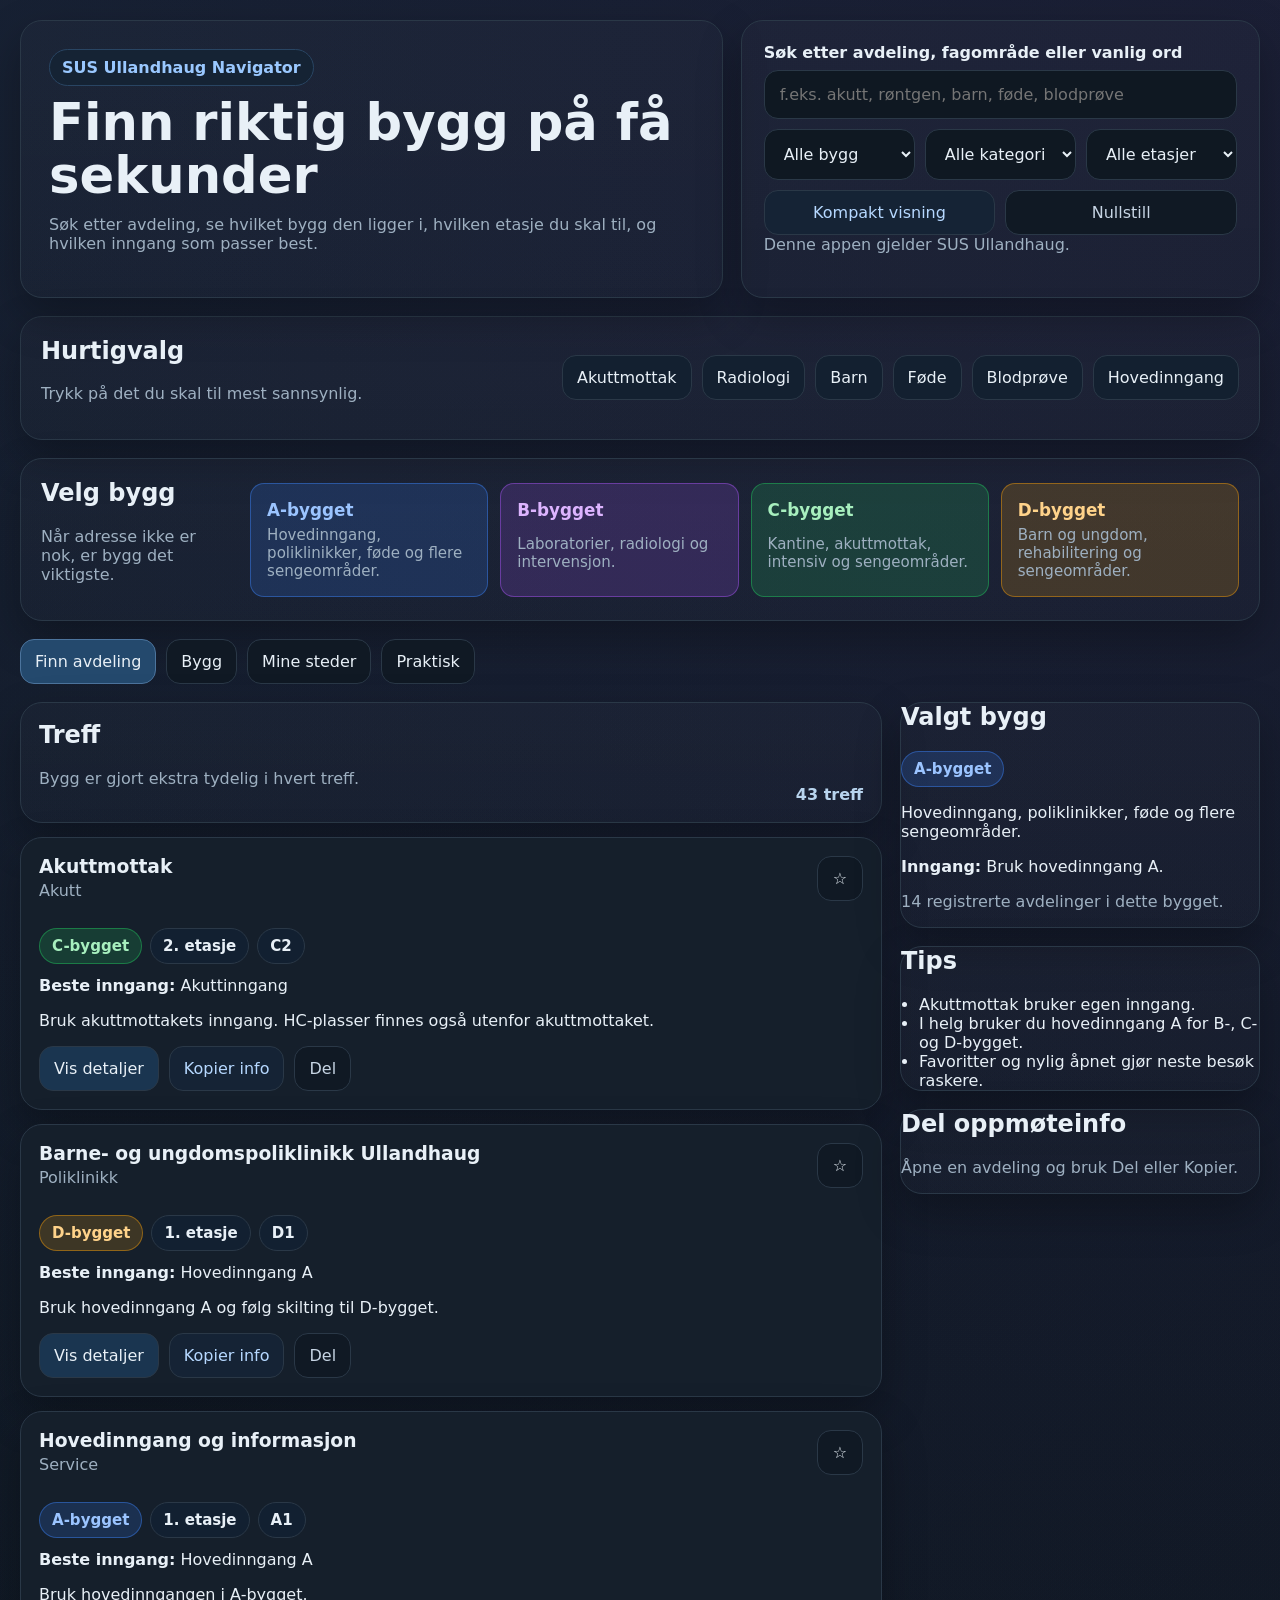
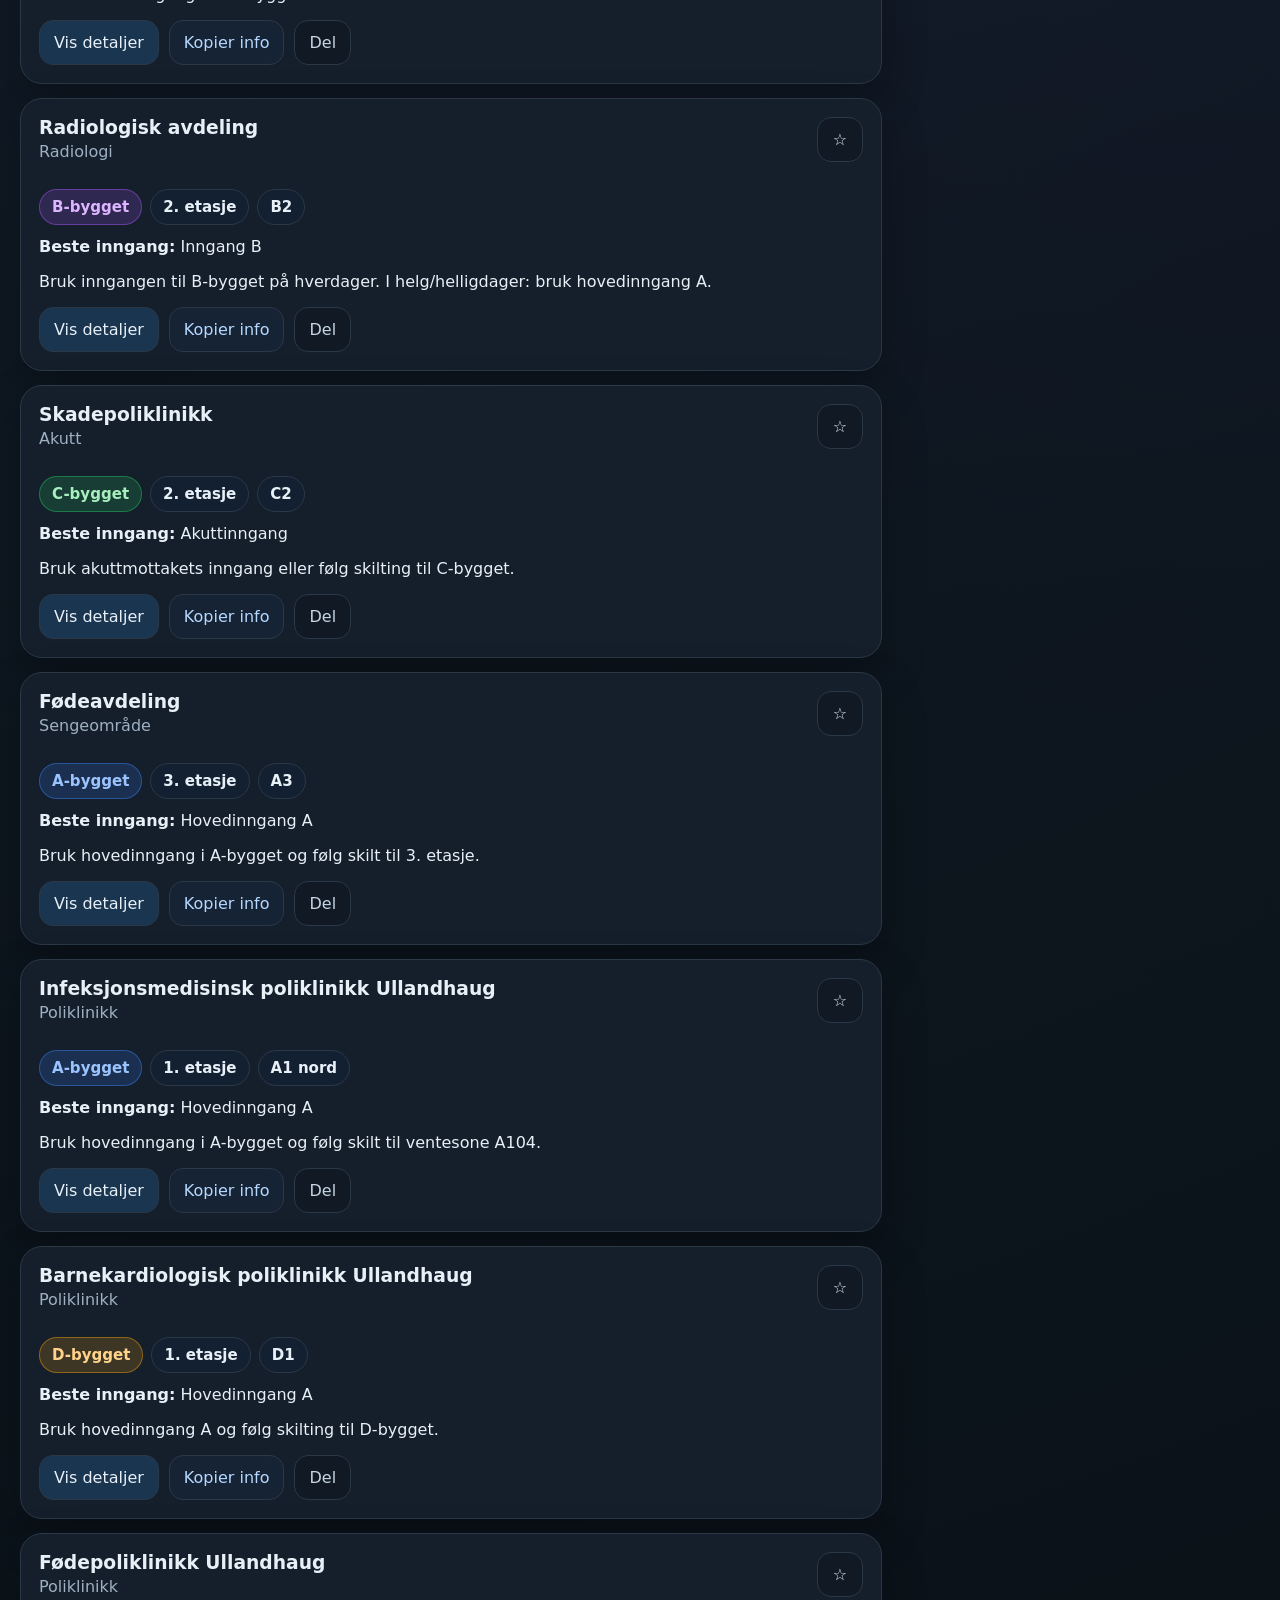
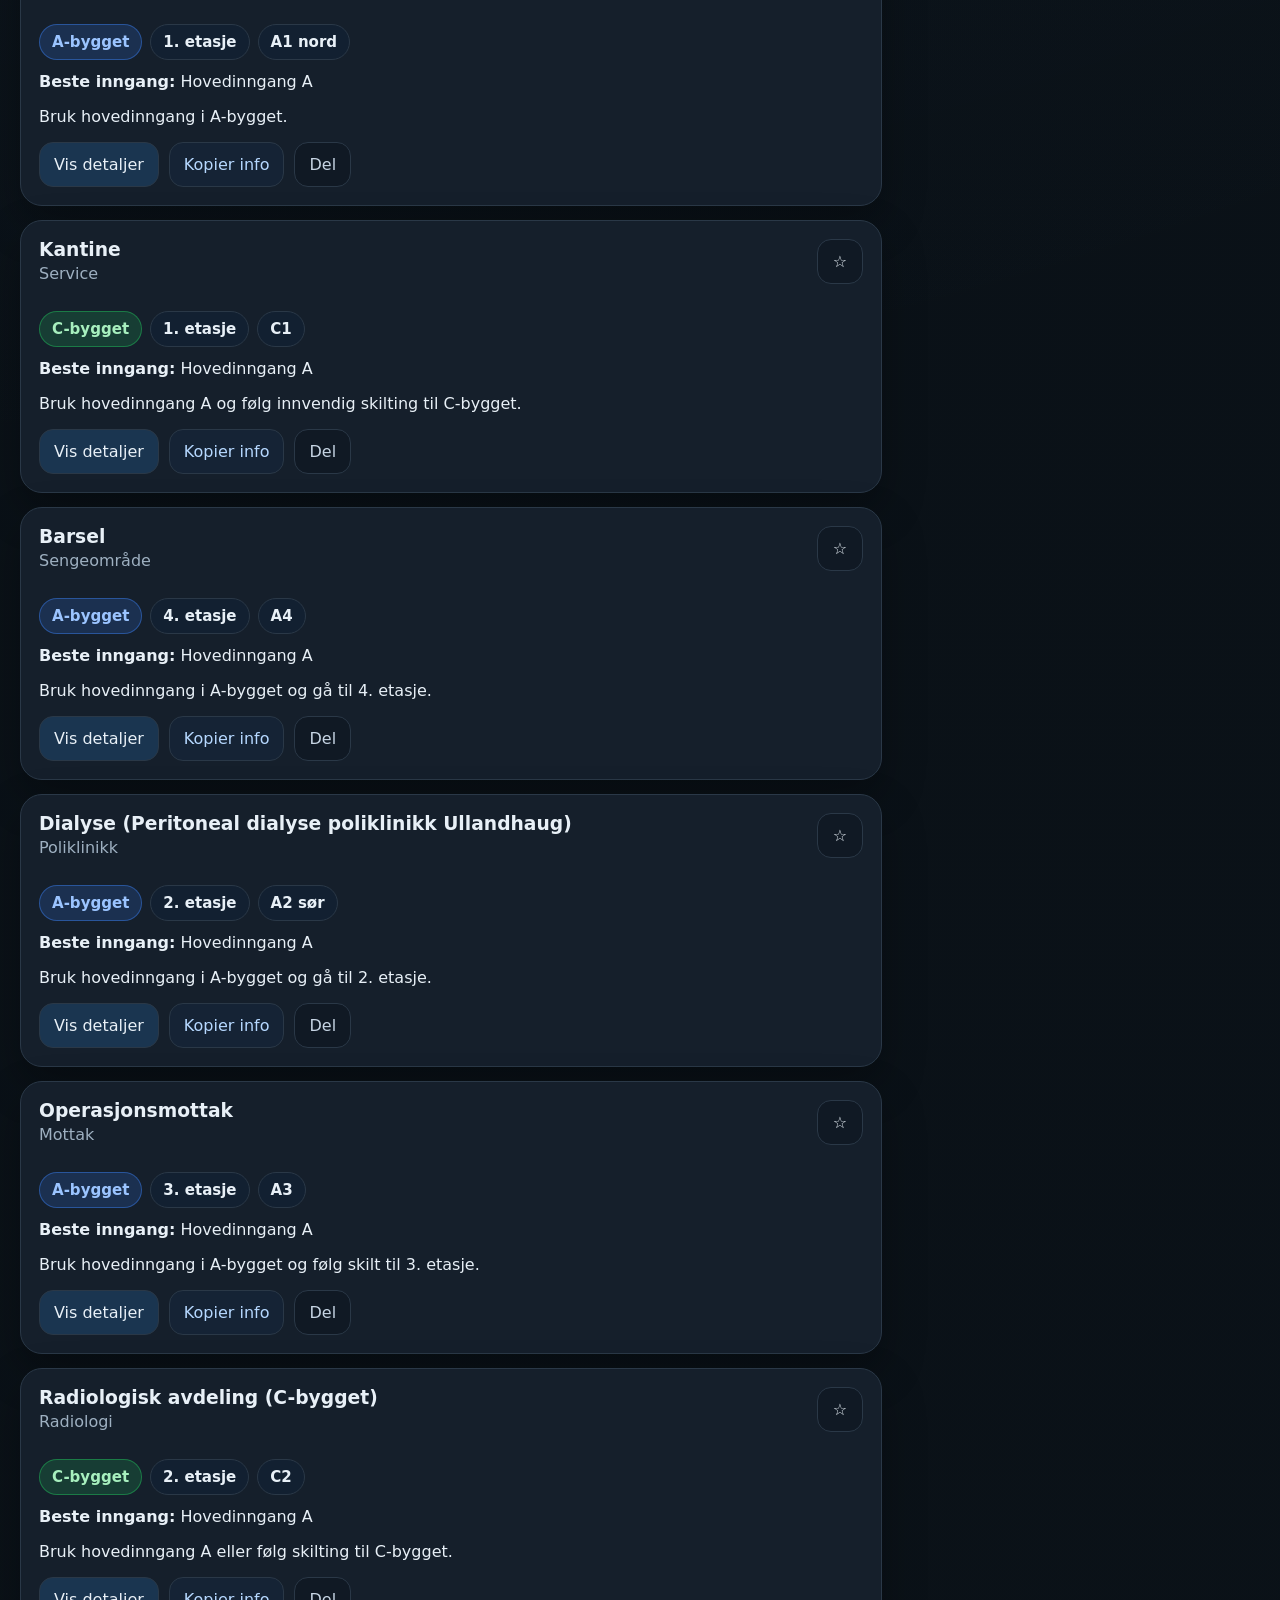
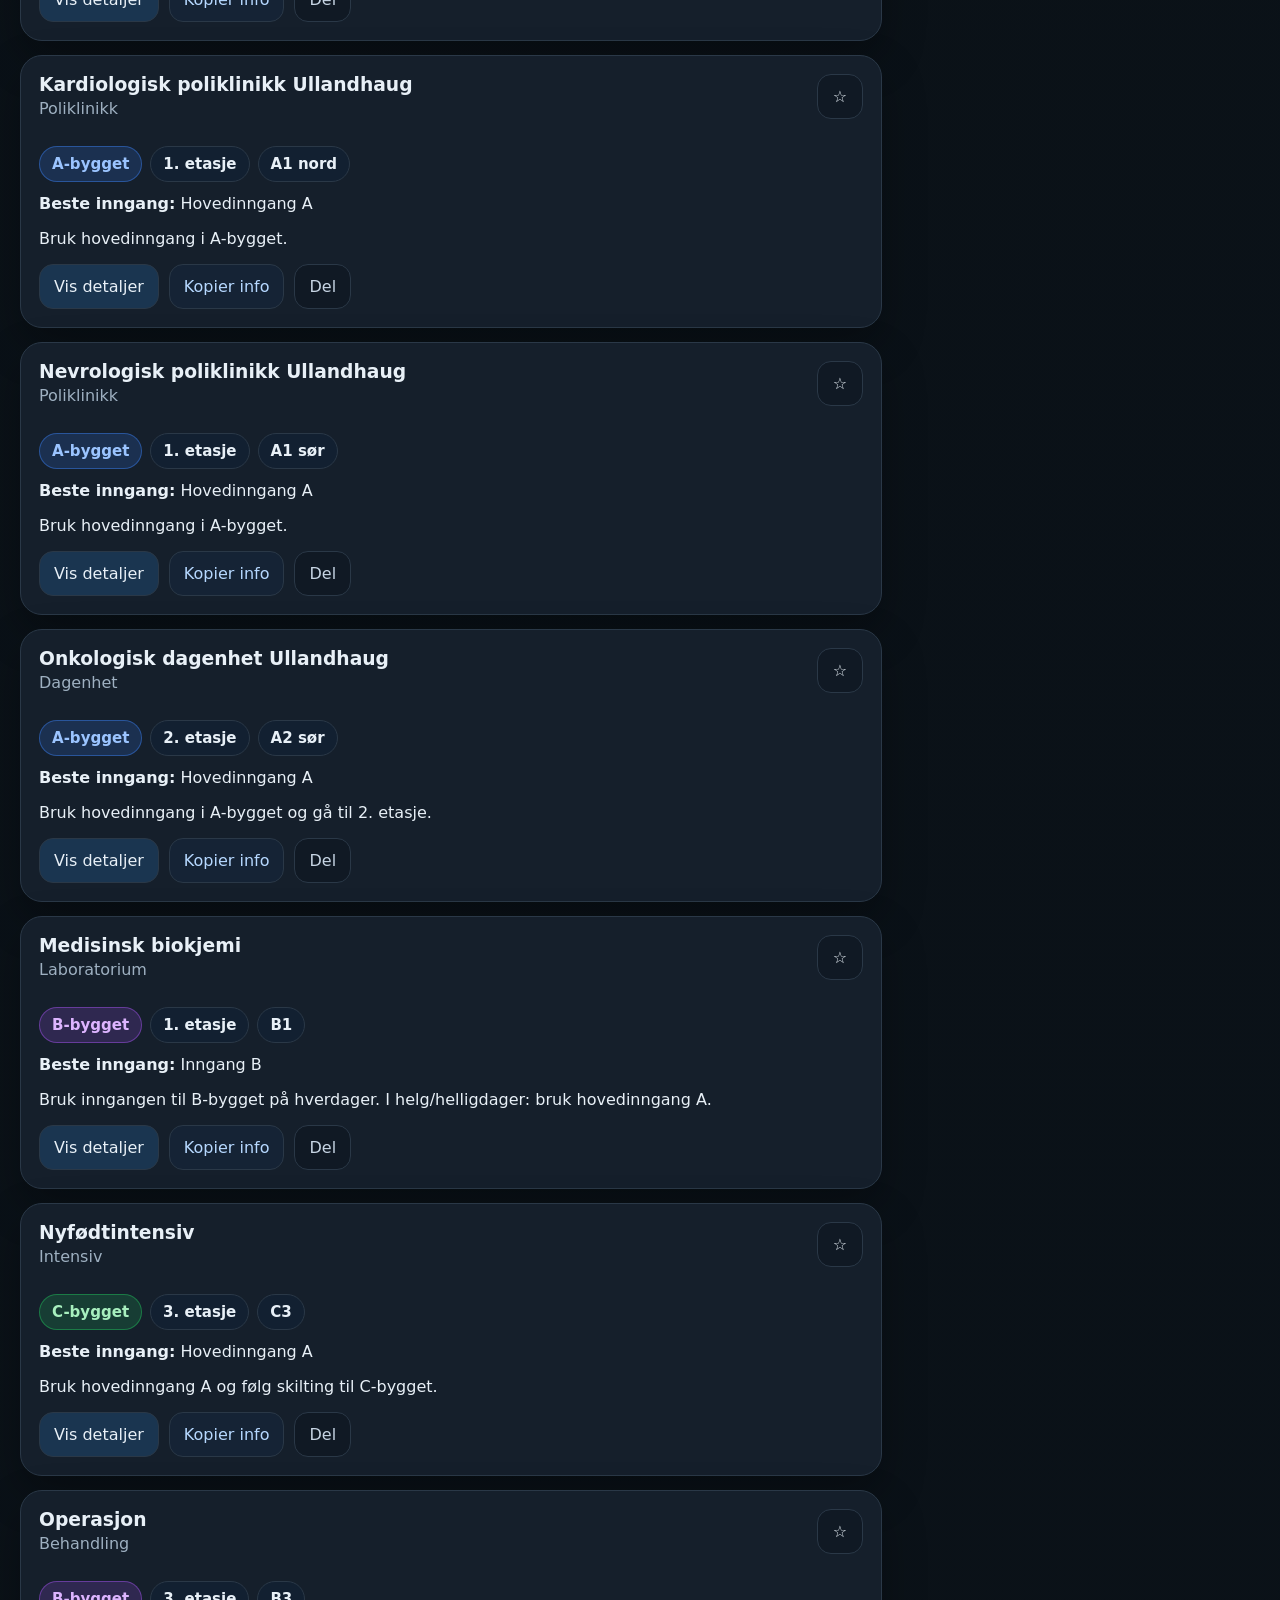
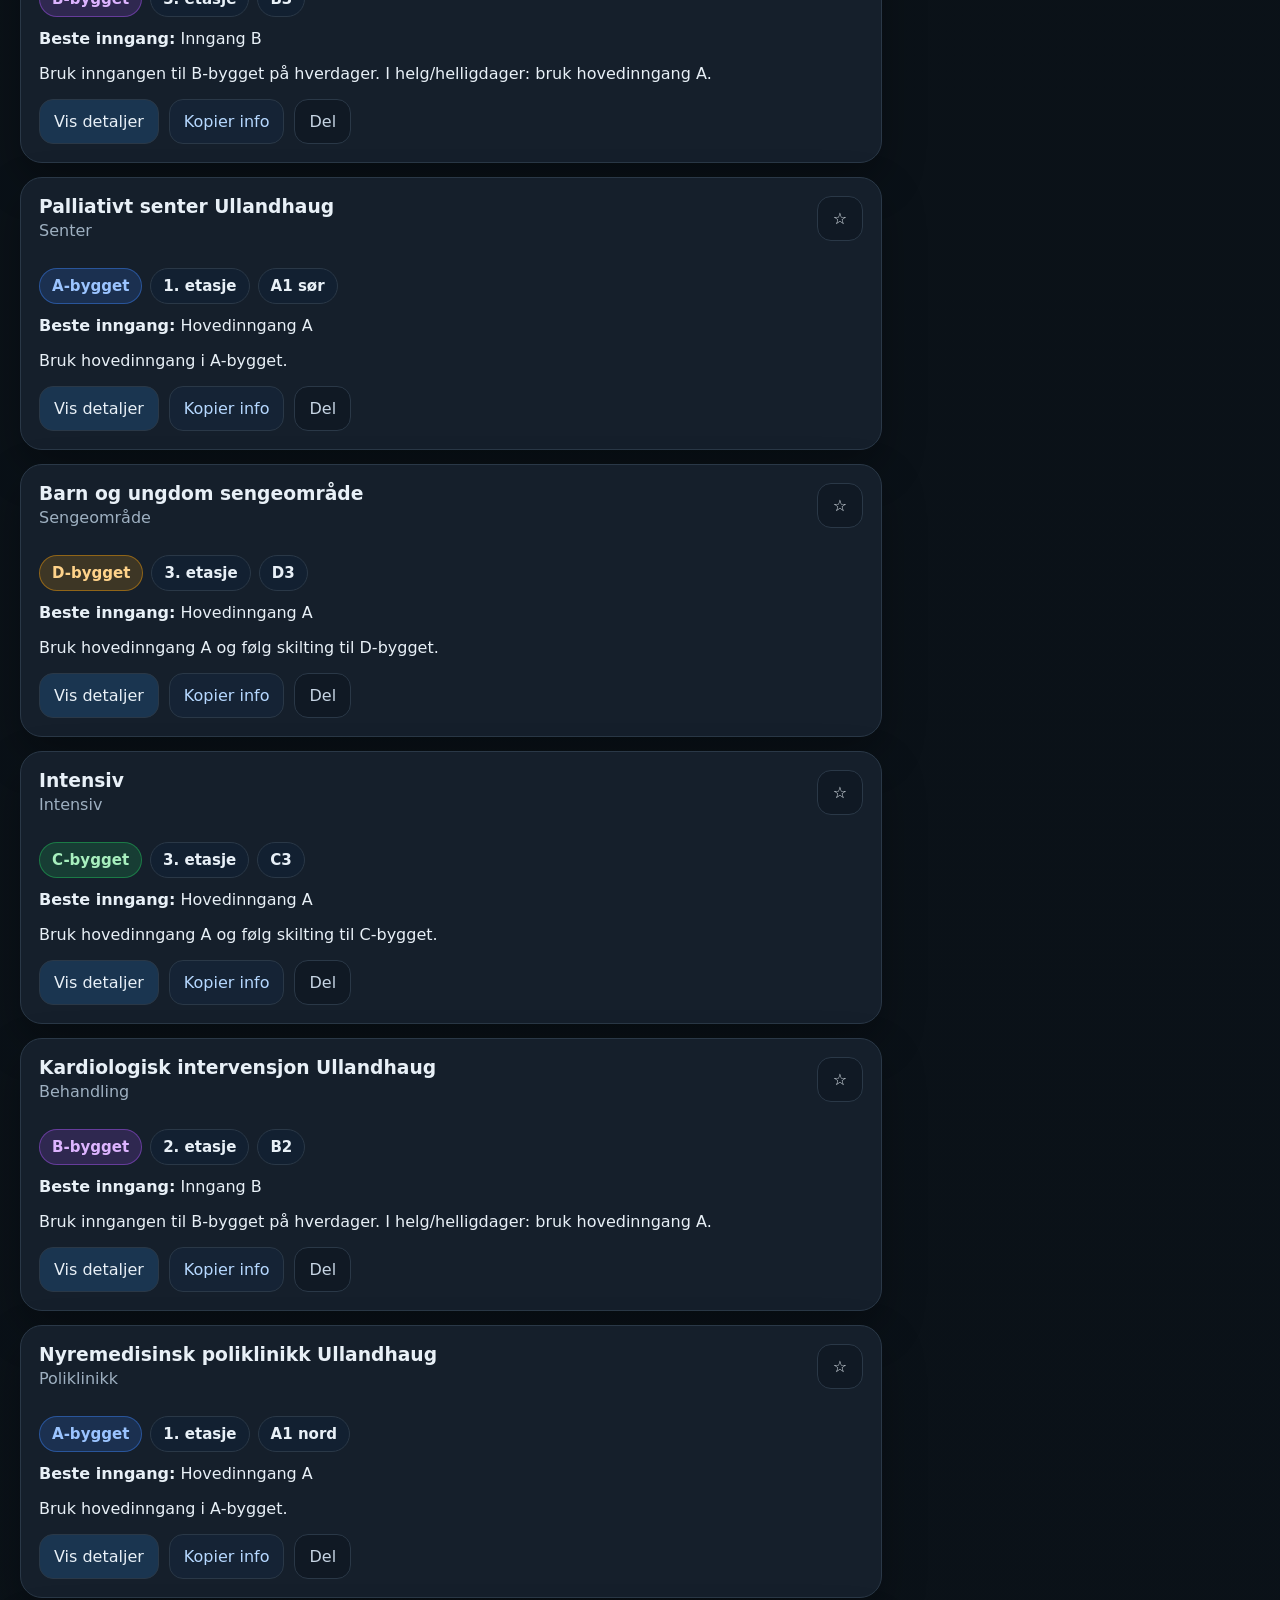
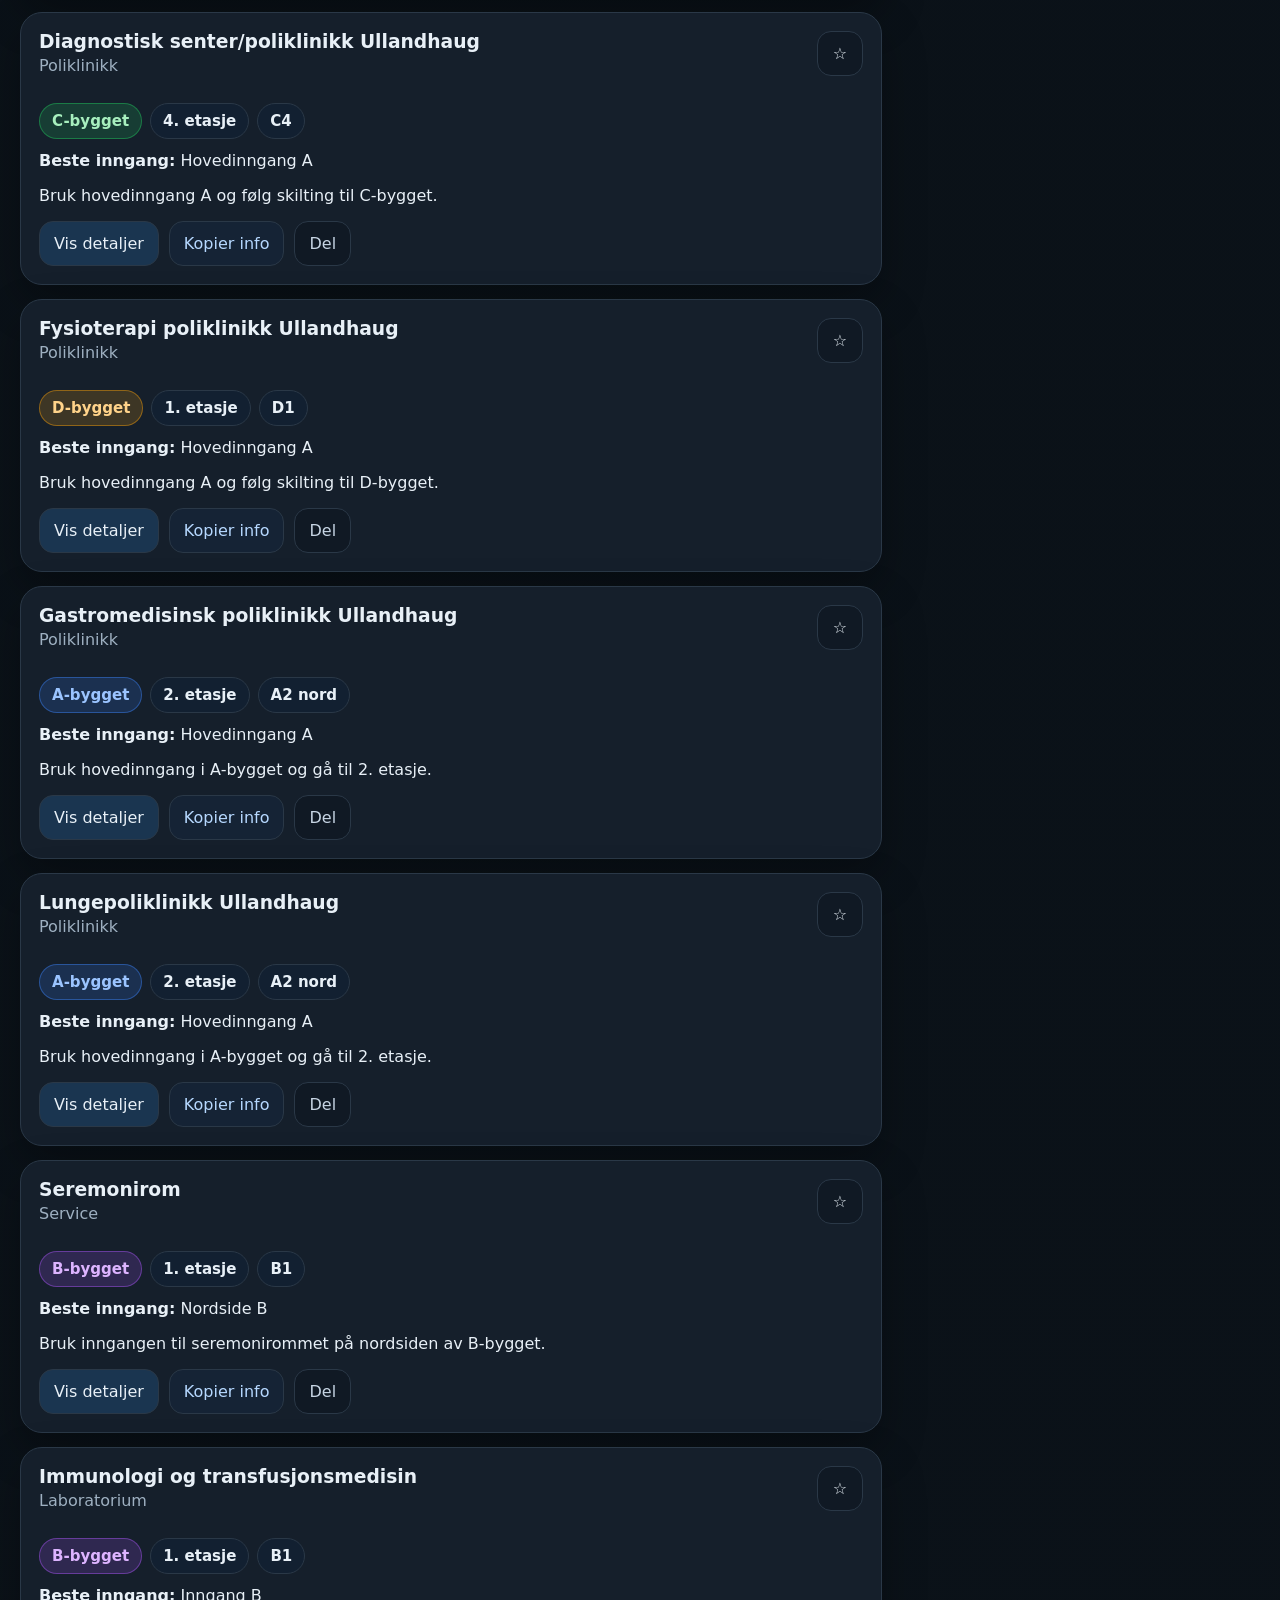
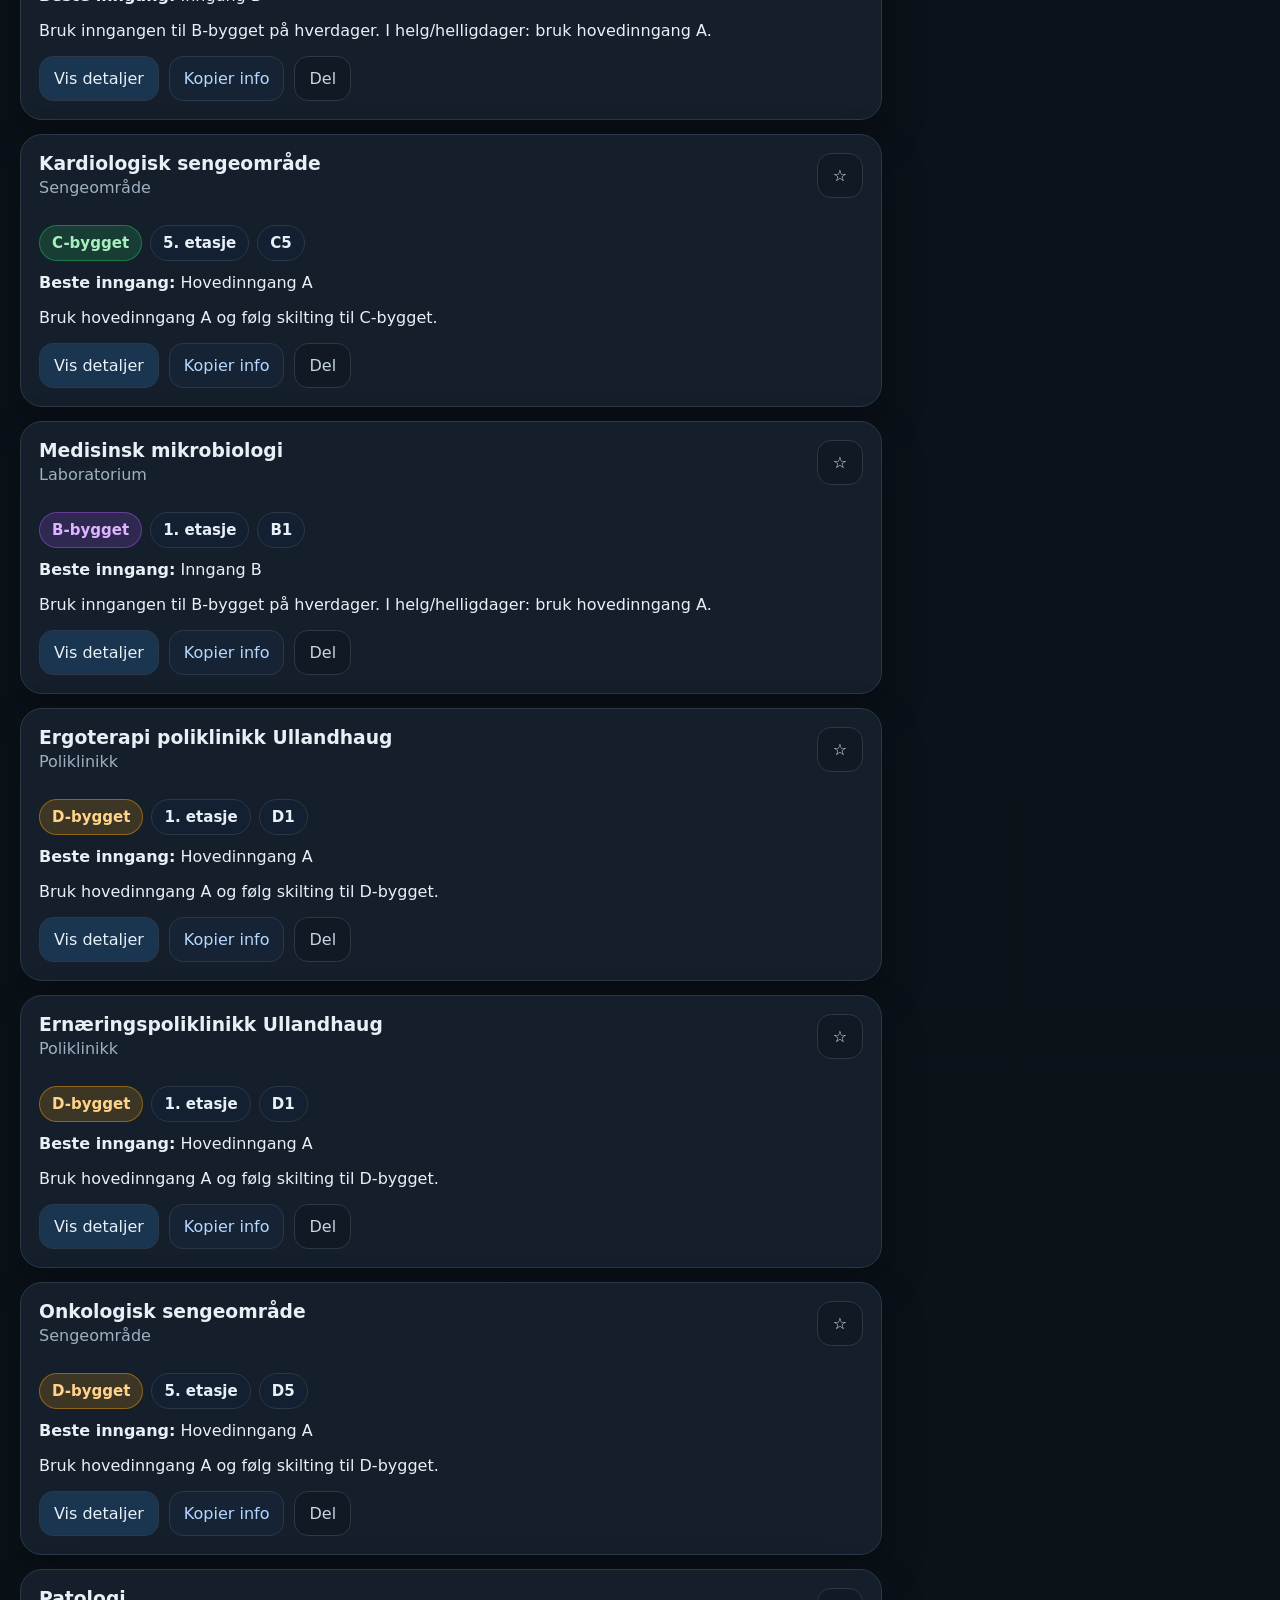
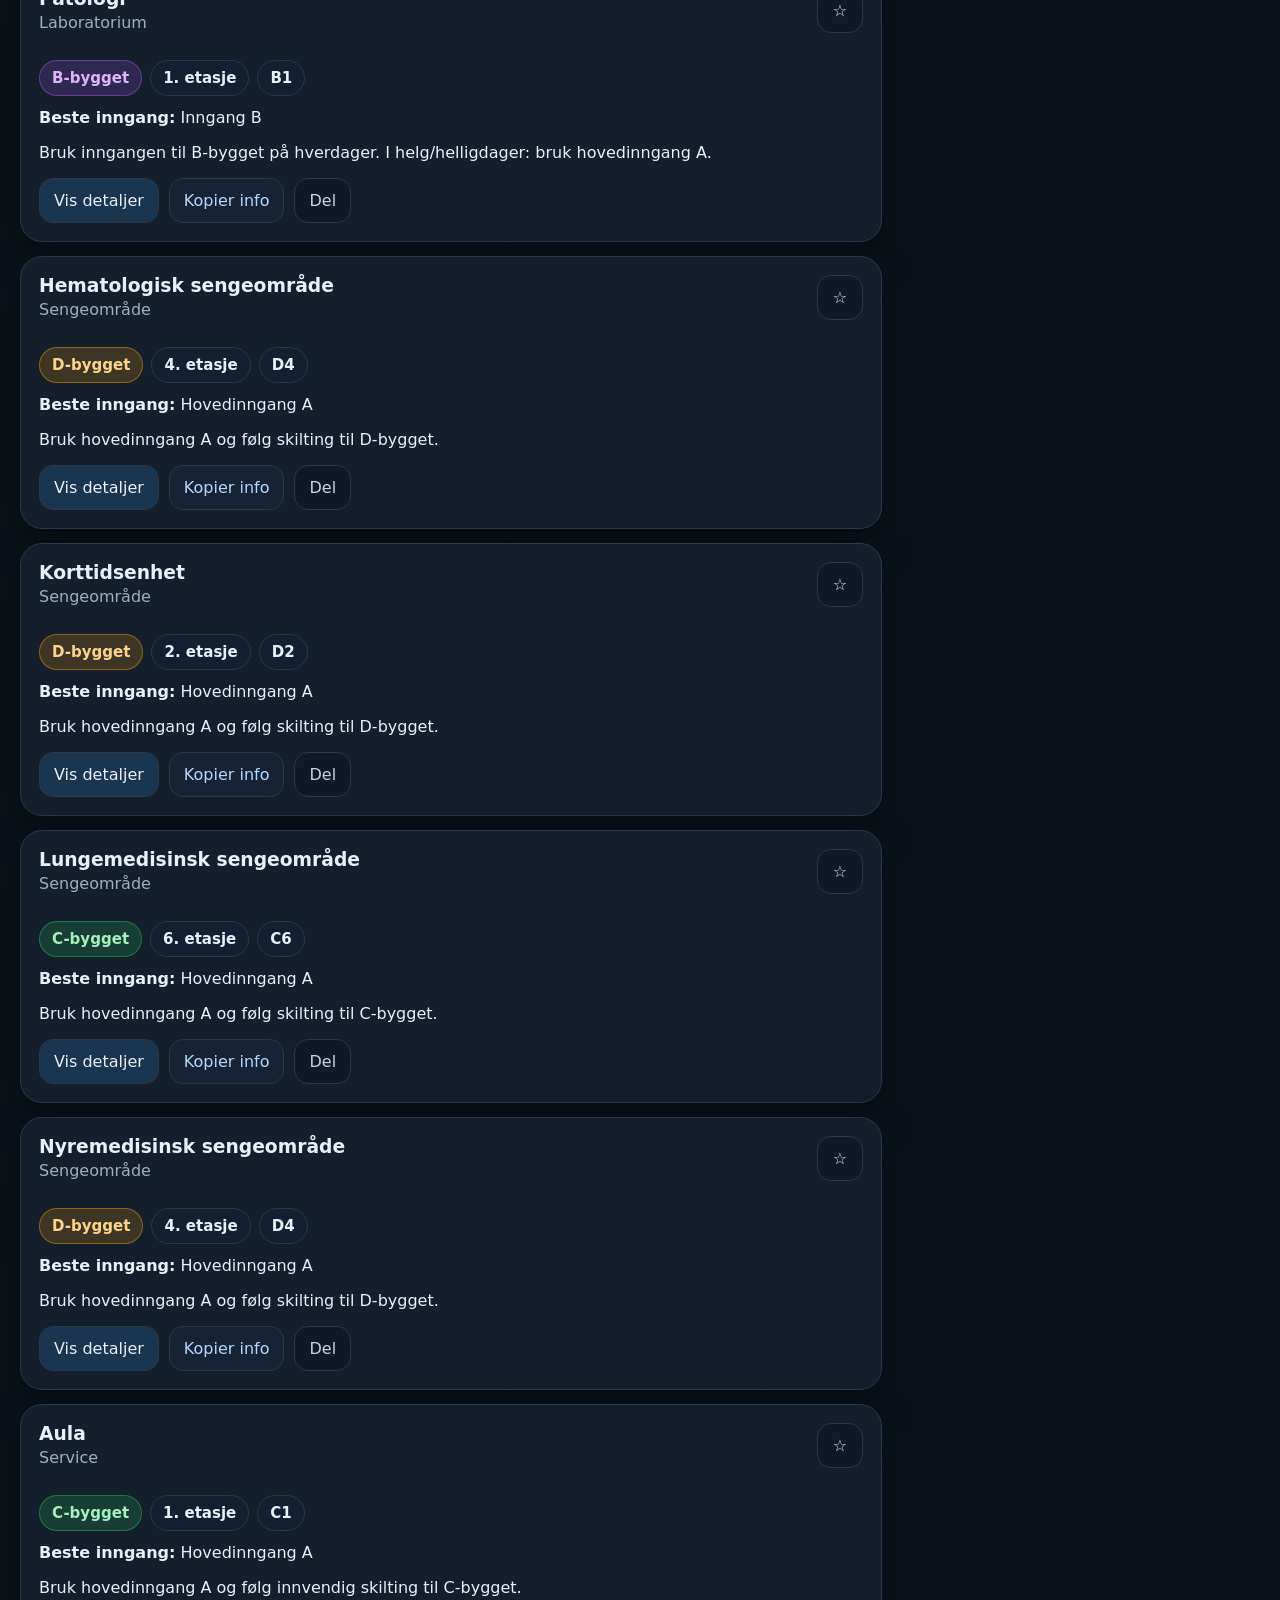
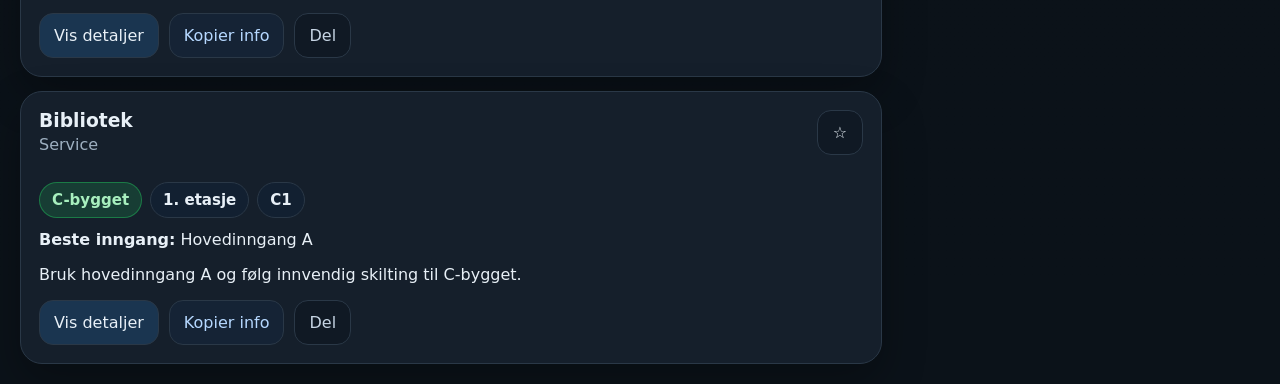
<file: index.html>
<!doctype html>
<html lang="no">
<head>
  <meta charset="utf-8" />
  <meta name="viewport" content="width=device-width,initial-scale=1" />
  <meta name="theme-color" content="#0f1722" />
  <meta name="description" content="Finn avdeling, bygg og etasje på SUS Ullandhaug" />
  <title>SUS Ullandhaug Navigator v3</title>
  <link rel="manifest" href="manifest.webmanifest" />
  <link rel="icon" href="favicon.svg" />
  <link rel="stylesheet" href="styles.css" />
</head>
<body>
  <div id="app">
    <header class="hero">
      <div class="hero__text">
        <p class="eyebrow">SUS Ullandhaug Navigator</p>
        <h1>Finn riktig bygg på få sekunder</h1>
        <p class="lead">Søk etter avdeling, se hvilket bygg den ligger i, hvilken etasje du skal til, og hvilken inngang som passer best.</p>
      </div>

      <div class="hero__panel panel">
        <label for="searchInput" class="label">Søk etter avdeling, fagområde eller vanlig ord</label>
        <input id="searchInput" type="search" placeholder="f.eks. akutt, røntgen, barn, føde, blodprøve" autocomplete="off" />
        <div class="toolbar">
          <select id="buildingFilter" aria-label="Filtrer på bygg">
            <option value="Alle">Alle bygg</option><option value="A">A-bygget</option><option value="B">B-bygget</option><option value="C">C-bygget</option><option value="D">D-bygget</option>
          </select>
          <select id="categoryFilter" aria-label="Filtrer på kategori"><option value="Alle">Alle kategorier</option></select>
          <select id="floorFilter" aria-label="Filtrer på etasje"><option value="Alle">Alle etasjer</option></select>
        </div>
        <div class="toolbar toolbar--tight">
          <button id="toggleViewBtn" class="button button--secondary" type="button">Kompakt visning</button>
          <button id="clearBtn" class="button button--ghost" type="button">Nullstill</button>
        </div>
        <p class="micro">Denne appen gjelder SUS Ullandhaug.</p>
      </div>
    </header>

    <section class="quick panel"><div><h2>Hurtigvalg</h2><p class="muted">Trykk på det du skal til mest sannsynlig.</p></div><div id="quickActions" class="chips"></div></section>
    <section class="quick panel"><div><h2>Velg bygg</h2><p class="muted">Når adresse ikke er nok, er bygg det viktigste.</p></div><div id="buildingButtons" class="building-selector"></div></section>

    <nav class="tabs" aria-label="Navigasjon">
      <button data-tab="results" class="tab tab--active">Finn avdeling</button>
      <button data-tab="buildings" class="tab">Bygg</button>
      <button data-tab="places" class="tab">Mine steder</button>
      <button data-tab="practical" class="tab">Praktisk</button>
    </nav>

    <main class="main-grid">
      <section id="resultsTab" class="tab-panel tab-panel--active">
        <div class="panel section-head"><div><h2 id="resultsTitle">Treff</h2><p class="muted">Bygg er gjort ekstra tydelig i hvert treff.</p></div><div id="statusText" class="status"></div></div>
        <div id="warningBox" class="notice" hidden></div>
        <div id="resultsList" class="card-list"></div>
      </section>

      <section id="buildingsTab" class="tab-panel" hidden>
        <div class="panel section-head"><div><h2>Byggoversikt</h2><p class="muted">Se hvilke avdelinger som finnes i hvert bygg, gruppert per etasje.</p></div></div>
        <div id="buildingOverview" class="stack"></div>
      </section>

      <section id="placesTab" class="tab-panel" hidden>
        <div class="panel section-head"><div><h2>Mine steder</h2><p class="muted">Favoritter, nylig åpnet og siste søk lagres lokalt på enheten.</p></div></div>
        <div class="split">
          <div class="panel"><h3>Favoritter</h3><div id="favoritesList" class="stack"></div></div>
          <div class="panel"><h3>Nylig åpnet</h3><div id="recentList" class="stack"></div></div>
        </div>
        <div class="panel"><h3>Siste søk</h3><div id="recentSearches" class="chips"></div></div>
      </section>

      <section id="practicalTab" class="tab-panel" hidden>
        <div class="panel section-head"><div><h2>Praktisk info</h2><p class="muted">Kort, tydelig og nyttig før du drar.</p></div></div>
        <div class="practical-grid">
          <div class="panel"><h3>Adresse og kontakt</h3><p><strong>Adresse:</strong> <span id="addressText"></span></p><p><strong>Telefon:</strong> <a id="phoneLink" href="#"></a></p><div class="button-row"><button id="openMapsBtn" class="button" type="button">Åpne i kart</button><button id="callBtn" class="button button--secondary" type="button">Ring</button></div></div>
          <div class="panel"><h3>Parkering</h3><div id="parkingBox"></div></div>
          <div class="panel"><h3>Åpningstider</h3><div id="hoursBox" class="stack"></div></div>
          <div class="panel"><h3>Transport og droppsoner</h3><div id="transportBox"></div></div>
        </div>
      </section>

      <aside class="aside">
        <section class="panel"><h2>Valgt bygg</h2><div id="buildingSummary"></div></section>
        <section class="panel"><h2>Tips</h2><ul class="tips"><li>Akuttmottak bruker egen inngang.</li><li>I helg bruker du hovedinngang A for B-, C- og D-bygget.</li><li>Favoritter og nylig åpnet gjør neste besøk raskere.</li></ul></section>
        <section class="panel"><h2>Del oppmøteinfo</h2><p class="muted">Åpne en avdeling og bruk Del eller Kopier.</p></section>
      </aside>
    </main>
  </div>

  <template id="departmentCardTemplate">
    <article class="department-card">
      <div class="department-card__top"><div><h3 class="department-card__name"></h3><p class="muted department-card__category"></p></div><button class="icon-button favorite-btn" type="button" aria-label="Lagre som favoritt">☆</button></div>
      <div class="building-line"><span class="building-badge"></span><span class="floor-badge"></span><span class="zone-badge meta-pill"></span></div>
      <p class="department-card__route"><strong>Beste inngang:</strong> <span class="entry-text"></span></p>
      <p class="department-card__hint"></p>
      <div class="button-row"><button class="button details-btn" type="button">Vis detaljer</button><button class="button button--secondary copy-btn" type="button">Kopier info</button><button class="button button--ghost share-btn" type="button">Del</button></div>
      <div class="details-box" hidden></div>
    </article>
  </template>

  <script src="data.js"></script>
  <script src="app.js"></script>
</body>
</html>
</file>
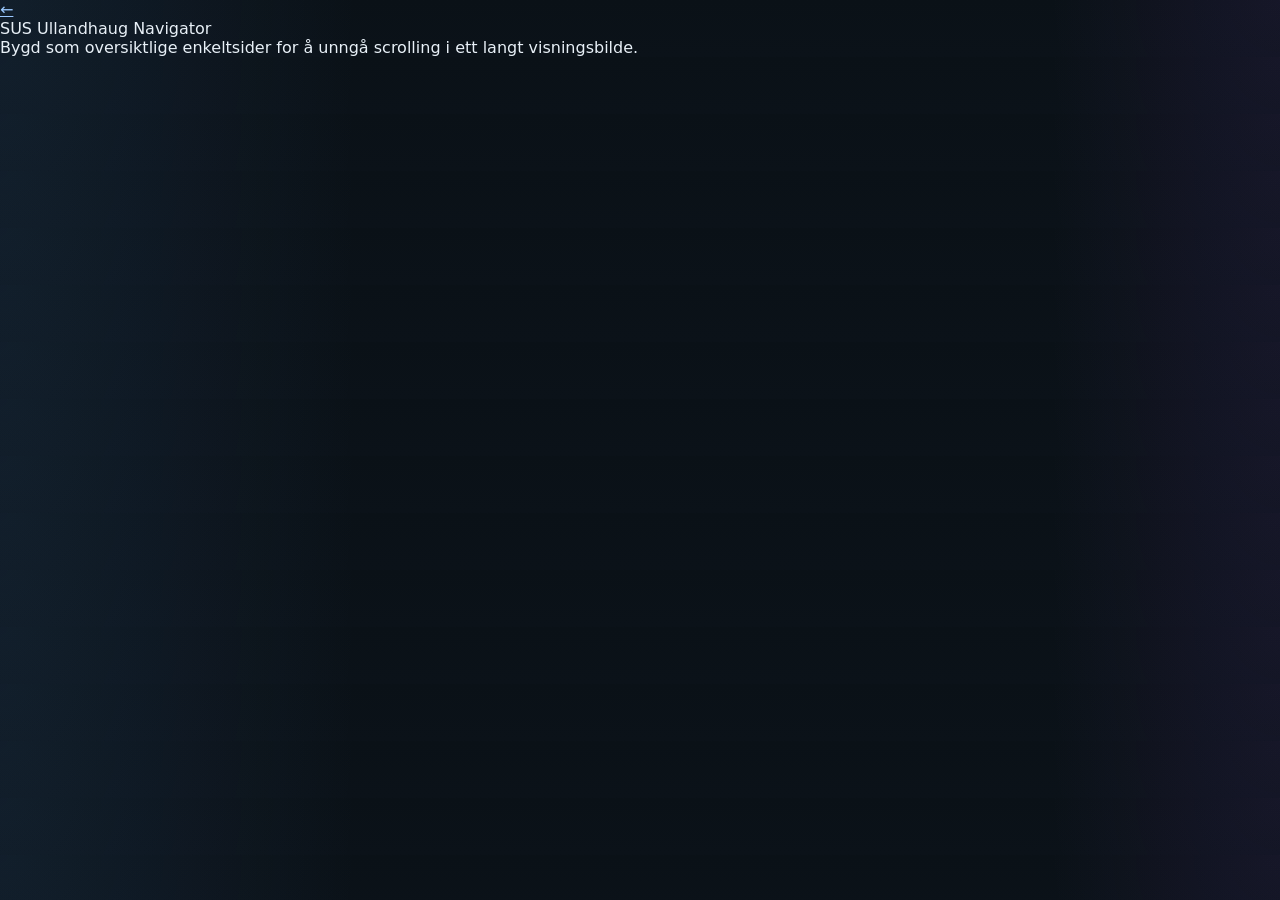
<file: building.html>
<!doctype html>
<html lang="no">
<head>
  <meta charset="utf-8" />
  <meta name="viewport" content="width=device-width,initial-scale=1" />
  <meta name="theme-color" content="#0c1218" />
  <title>Bygg</title>
  <link rel="stylesheet" href="styles.css" />
  <link rel="manifest" href="manifest.webmanifest" />
  <link rel="icon" href="favicon.svg" />
</head>
<body data-page="building">
  <div class="shell">
    <div class="topbar">
      <a class="back" href="index.html" aria-label="Tilbake">←</a>
      <div class="brand">SUS Ullandhaug Navigator</div>
    </div>
    <main class="page">
      <section id="content" class="stack"></section>
    </main>
    <div class="footer-note">Bygd som oversiktlige enkeltsider for å unngå scrolling i ett langt visningsbilde.</div>
  </div>
  <script src="data.js"></script>
  <script src="app.js"></script>
</body>
</html>
</file>
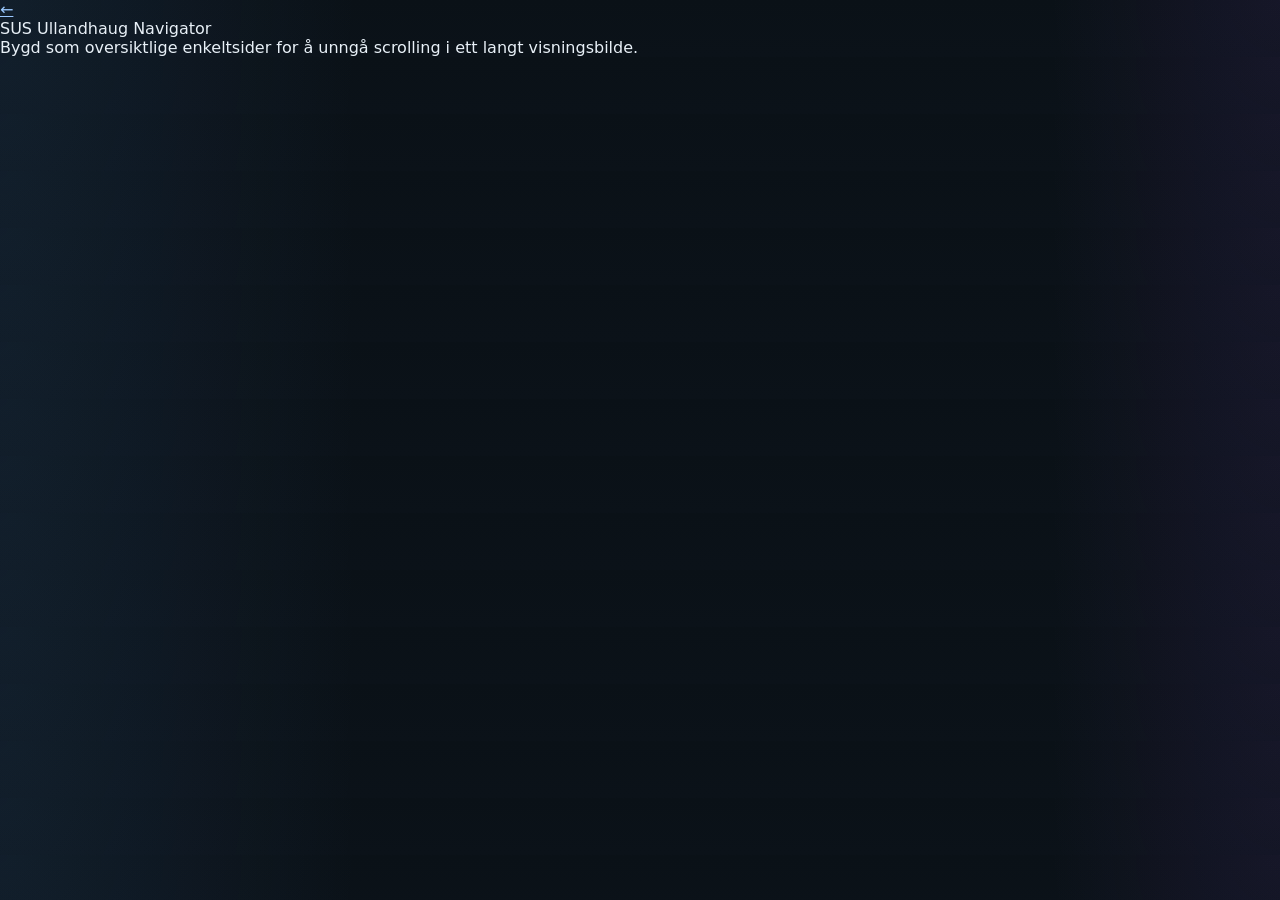
<file: department.html>
<!doctype html>
<html lang="no">
<head>
  <meta charset="utf-8" />
  <meta name="viewport" content="width=device-width,initial-scale=1" />
  <meta name="theme-color" content="#0c1218" />
  <title>Avdeling</title>
  <link rel="stylesheet" href="styles.css" />
  <link rel="manifest" href="manifest.webmanifest" />
  <link rel="icon" href="favicon.svg" />
</head>
<body data-page="department">
  <div class="shell">
    <div class="topbar">
      <a class="back" href="javascript:history.back()" aria-label="Tilbake">←</a>
      <div class="brand">SUS Ullandhaug Navigator</div>
    </div>
    <main class="page">
      <section id="content" class="stack"></section>
    </main>
    <div class="footer-note">Bygd som oversiktlige enkeltsider for å unngå scrolling i ett langt visningsbilde.</div>
  </div>
  <script src="data.js"></script>
  <script src="app.js"></script>
</body>
</html>
</file>
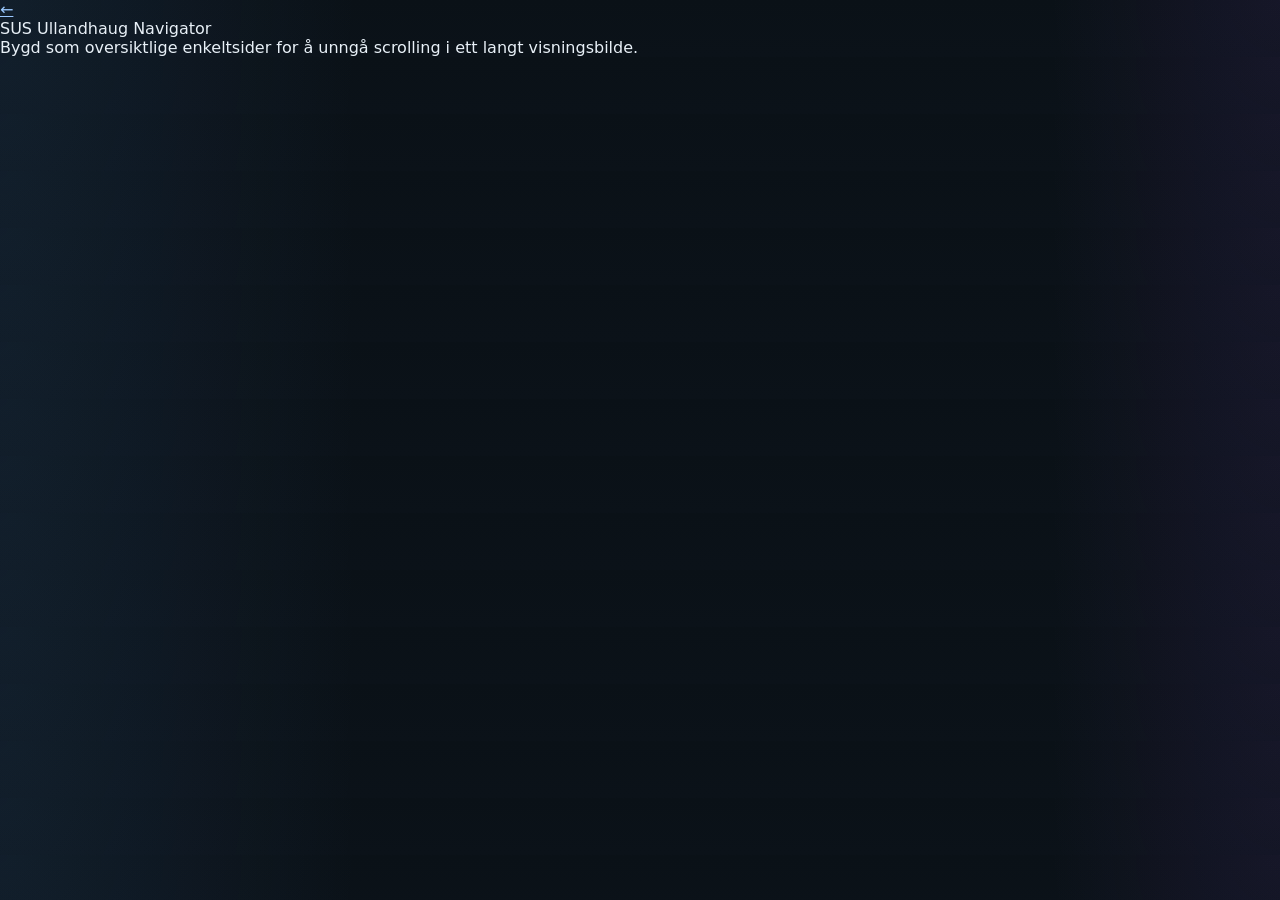
<file: practical.html>
<!doctype html>
<html lang="no">
<head>
  <meta charset="utf-8" />
  <meta name="viewport" content="width=device-width,initial-scale=1" />
  <meta name="theme-color" content="#0c1218" />
  <title>Praktisk info</title>
  <link rel="stylesheet" href="styles.css" />
  <link rel="manifest" href="manifest.webmanifest" />
  <link rel="icon" href="favicon.svg" />
</head>
<body data-page="practical">
  <div class="shell">
    <div class="topbar">
      <a class="back" href="index.html" aria-label="Tilbake">←</a>
      <div class="brand">SUS Ullandhaug Navigator</div>
    </div>
    <main class="page">
      <section id="content" class="stack"></section>
    </main>
    <div class="footer-note">Bygd som oversiktlige enkeltsider for å unngå scrolling i ett langt visningsbilde.</div>
  </div>
  <script src="data.js"></script>
  <script src="app.js"></script>
</body>
</html>
</file>
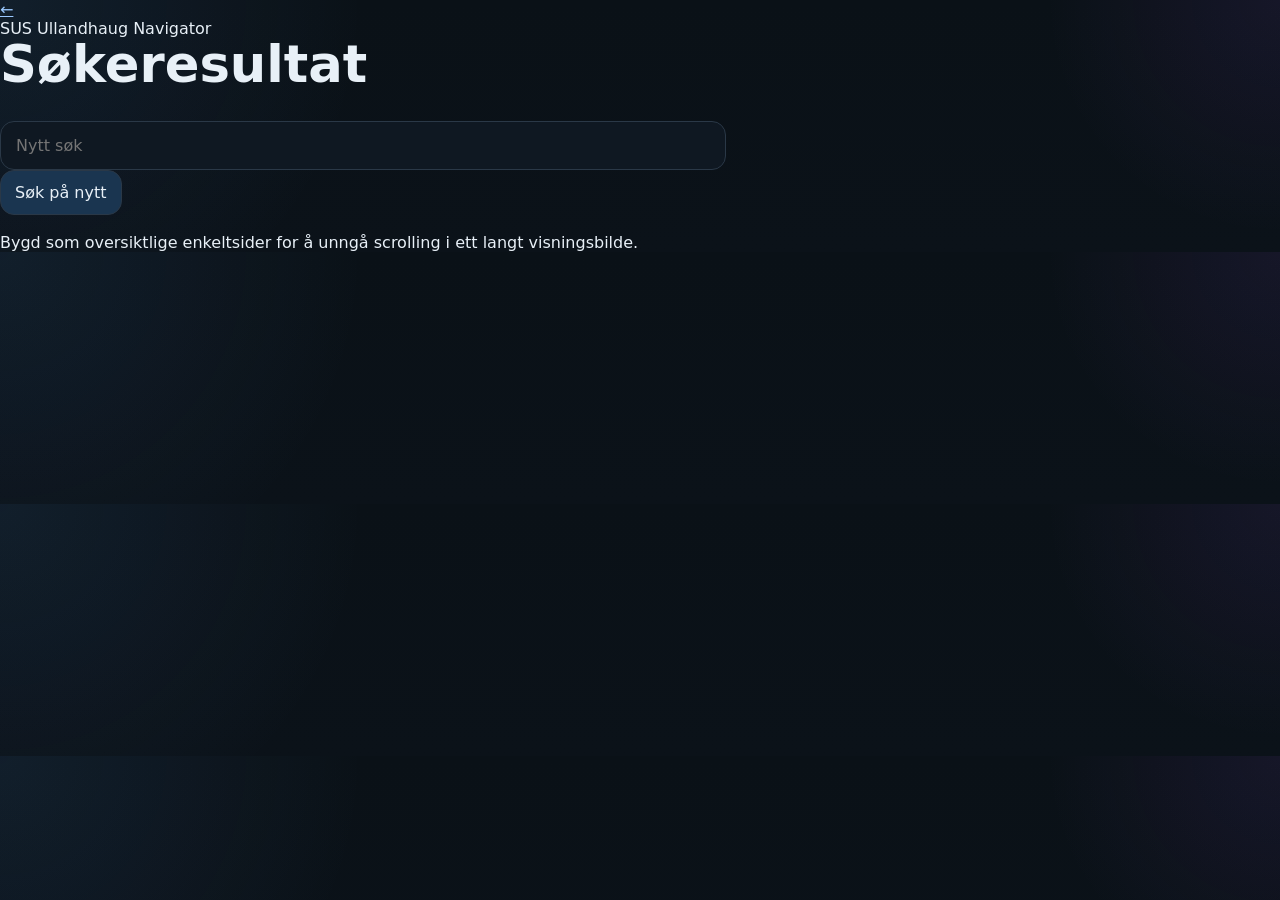
<file: search.html>
<!doctype html>
<html lang="no">
<head>
  <meta charset="utf-8" />
  <meta name="viewport" content="width=device-width,initial-scale=1" />
  <meta name="theme-color" content="#0c1218" />
  <title>Søk</title>
  <link rel="stylesheet" href="styles.css" />
  <link rel="manifest" href="manifest.webmanifest" />
  <link rel="icon" href="favicon.svg" />
</head>
<body data-page="search">
  <div class="shell">
    <div class="topbar">
      <a class="back" href="index.html" aria-label="Tilbake">←</a>
      <div class="brand">SUS Ullandhaug Navigator</div>
    </div>
    <main class="page">

    <section class="hero">
      <h1>Søkeresultat</h1>
      <p id="count" class="muted"></p>
      <form id="searchForm" class="searchbox">
        <input id="searchInput" placeholder="Nytt søk" />
        <button class="button" type="submit">Søk på nytt</button>
      </form>
    </section>
    <section id="results" class="stack"></section>

    </main>
    <div class="footer-note">Bygd som oversiktlige enkeltsider for å unngå scrolling i ett langt visningsbilde.</div>
  </div>
  <script src="data.js"></script>
  <script src="app.js"></script>
</body>
</html>
</file>
<file: styles.css>
:root{--bg:#0b1219;--panel:#151f2b;--line:#2a3847;--text:#e8f0f7;--muted:#9eb0c1;--a:#3b82f6;--b:#a855f7;--c:#22c55e;--d:#f59e0b;--shadow:0 18px 44px rgba(0,0,0,.28)}*{box-sizing:border-box}body{margin:0;font-family:Inter,system-ui,-apple-system,Segoe UI,Roboto,Arial,sans-serif;background:radial-gradient(circle at top left,rgba(96,165,250,.09),transparent 28%),radial-gradient(circle at top right,rgba(168,85,247,.08),transparent 18%),linear-gradient(180deg,#0a1117 0%,#0b1219 100%);color:var(--text)}button,input,select{font:inherit}button{cursor:pointer}a{color:#9bc8ff}#app{max-width:1440px;margin:0 auto;padding:20px}.hero{display:grid;grid-template-columns:1.15fr .85fr;gap:18px;margin-bottom:18px}.hero__text,.panel{background:linear-gradient(180deg,rgba(255,255,255,.02),rgba(255,255,255,.01));border:1px solid var(--line);border-radius:22px;box-shadow:var(--shadow)}.hero__text{padding:28px}.hero__panel{padding:22px}.eyebrow{display:inline-flex;padding:8px 12px;border-radius:999px;background:#152334;color:#9ac8ff;border:1px solid #294563;font-weight:700;margin:0 0 10px}h1,h2,h3,p{margin-top:0}h1{font-size:clamp(2rem,4vw,3.5rem);line-height:1.04;margin-bottom:12px}.lead,.micro,.muted{color:var(--muted)}.label{display:block;font-weight:700;margin-bottom:8px}input,select{width:100%;padding:14px 15px;border-radius:14px;border:1px solid var(--line);background:#0f1822;color:var(--text)}.toolbar{display:grid;grid-template-columns:repeat(3,1fr);gap:10px;margin-top:10px}.toolbar--tight{grid-template-columns:1fr 1fr}.button,.chip,.tab,.icon-button,.building-tile,.mini-item,.place-row{border:1px solid var(--line);border-radius:14px;padding:12px 14px;background:#132030;color:var(--text);transition:.15s ease}.button:hover,.chip:hover,.tab:hover,.icon-button:hover,.building-tile:hover,.mini-item:hover,.place-row:hover{transform:translateY(-1px);border-color:#44617f}.button{background:#1a3550}.button--secondary{background:#152335;color:#b6d8ff}.button--ghost{background:#101924;color:#c7d5e4}.quick{display:flex;justify-content:space-between;gap:16px;align-items:center;margin-bottom:18px;padding:20px}.chips{display:flex;flex-wrap:wrap;gap:10px}.building-selector{display:grid;grid-template-columns:repeat(4,1fr);gap:12px}.building-tile{display:grid;gap:6px;text-align:left;padding:16px}.building-tile strong{font-size:1.05rem}.building-tile span{color:var(--muted);font-size:.94rem}.tabs{display:flex;gap:10px;flex-wrap:wrap;margin-bottom:18px}.tab{background:#101924}.tab--active{background:#24496d;border-color:#4c749d}.main-grid{display:grid;grid-template-columns:minmax(0,1fr) 360px;gap:18px}.tab-panel{display:none}.tab-panel--active{display:block}.section-head{display:flex;justify-content:space-between;gap:16px;align-items:end;padding:18px;margin-bottom:14px}.status{color:#b8d4ee;font-weight:700}.notice{background:#2d2412;border:1px solid #785f17;color:#ffe29a;padding:14px 16px;border-radius:16px;margin-bottom:14px}.card-list{display:grid;gap:14px}.department-card{background:var(--panel);border:1px solid var(--line);border-radius:22px;padding:18px;box-shadow:var(--shadow)}.department-card__top{display:flex;justify-content:space-between;gap:12px;align-items:start}.department-card__name{margin-bottom:4px}.icon-button{min-width:46px;text-align:center;background:#101924}.icon-button.saved{color:#ffd467;background:#241c07;border-color:#7e6521}.building-line{display:flex;flex-wrap:wrap;gap:8px;margin:12px 0}.building-badge,.floor-badge,.meta-pill{display:inline-flex;align-items:center;border-radius:999px;padding:8px 12px;font-weight:800;font-size:.94rem}.floor-badge,.meta-pill{background:#122031;border:1px solid var(--line)}.building-A,.building-badge.building-A{background:rgba(59,130,246,.18);color:#9bc4ff;border:1px solid rgba(59,130,246,.45)}.building-B,.building-badge.building-B{background:rgba(168,85,247,.18);color:#ddb4ff;border:1px solid rgba(168,85,247,.45)}.building-C,.building-badge.building-C{background:rgba(34,197,94,.18);color:#a7efbe;border:1px solid rgba(34,197,94,.45)}.building-D,.building-badge.building-D{background:rgba(245,158,11,.18);color:#ffd38a;border:1px solid rgba(245,158,11,.45)}.button-row{display:flex;gap:10px;flex-wrap:wrap;margin-top:14px}.details-box{margin-top:14px;border-top:1px solid var(--line);padding-top:14px}.details-grid{display:grid;grid-template-columns:repeat(2,1fr);gap:12px}.details-grid div{display:grid;gap:4px;background:#101924;border:1px solid var(--line);padding:12px;border-radius:14px}.details-hint{margin-top:12px}.empty{padding:24px;text-align:center}.aside{display:grid;gap:18px;align-content:start}.tips{margin:0;padding-left:18px}.stack{display:grid;gap:12px}.split{display:grid;grid-template-columns:1fr 1fr;gap:16px;margin-bottom:16px}.place-row{display:grid;gap:4px;text-align:left;background:#101924}.place-row span{color:var(--muted)}.practical-grid{display:grid;grid-template-columns:repeat(2,1fr);gap:16px}.hours-row{display:flex;justify-content:space-between;gap:12px;padding:12px;border-radius:14px;background:#101924;border:1px solid var(--line)}.building-section-head{display:flex;justify-content:space-between;gap:12px;align-items:start;margin-bottom:12px}.floor-group{margin-top:12px;padding:14px;border-radius:16px;background:#101924;border:1px solid var(--line)}.mini-list{display:flex;flex-wrap:wrap;gap:10px}.mini-item{text-align:left;background:#152030}.toast{position:fixed;left:50%;bottom:24px;transform:translateX(-50%) translateY(14px);background:#1e3a57;color:#fff;padding:12px 16px;border-radius:999px;border:1px solid #4d79a1;opacity:0;pointer-events:none;transition:.18s ease}.toast.show{opacity:1;transform:translateX(-50%) translateY(0)}@media (max-width:1100px){.hero,.main-grid,.split,.practical-grid{grid-template-columns:1fr}.building-selector{grid-template-columns:repeat(2,1fr)}}@media (max-width:720px){#app{padding:14px}.quick{display:block}.building-selector,.toolbar,.toolbar--tight,.details-grid{grid-template-columns:1fr}.section-head,.building-section-head{display:block}}
</file>
